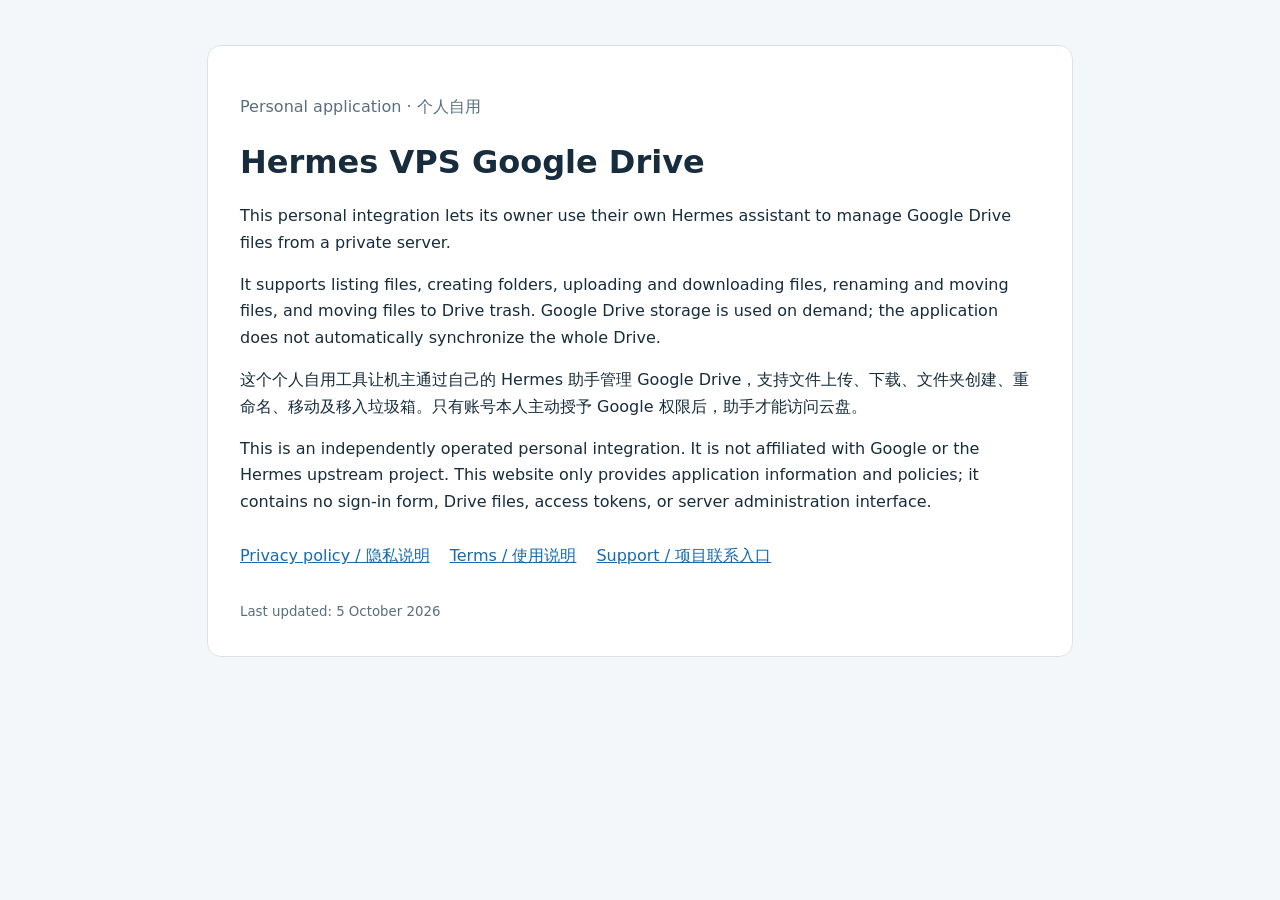
<file: index.html>
<!doctype html>
<html lang="en"><meta charset="utf-8"><meta name="viewport" content="width=device-width, initial-scale=1">
<title>Hermes VPS Google Drive</title><link rel="stylesheet" href="style.css">
<main><p class="eyebrow">Personal application · 个人自用</p><h1>Hermes VPS Google Drive</h1>
<p>This personal integration lets its owner use their own Hermes assistant to manage Google Drive files from a private server.</p>
<p>It supports listing files, creating folders, uploading and downloading files, renaming and moving files, and moving files to Drive trash. Google Drive storage is used on demand; the application does not automatically synchronize the whole Drive.</p>
<p>这个个人自用工具让机主通过自己的 Hermes 助手管理 Google Drive，支持文件上传、下载、文件夹创建、重命名、移动及移入垃圾箱。只有账号本人主动授予 Google 权限后，助手才能访问云盘。</p>
<p>This is an independently operated personal integration. It is not affiliated with Google or the Hermes upstream project. This website only provides application information and policies; it contains no sign-in form, Drive files, access tokens, or server administration interface.</p>
<nav><a href="privacy.html">Privacy policy / 隐私说明</a><a href="terms.html">Terms / 使用说明</a><a href="https://github.com/KeFan-J/hermes-drive-info">Support / 项目联系入口</a></nav>
<small>Last updated: 5 October 2026</small></main></html>
</file>
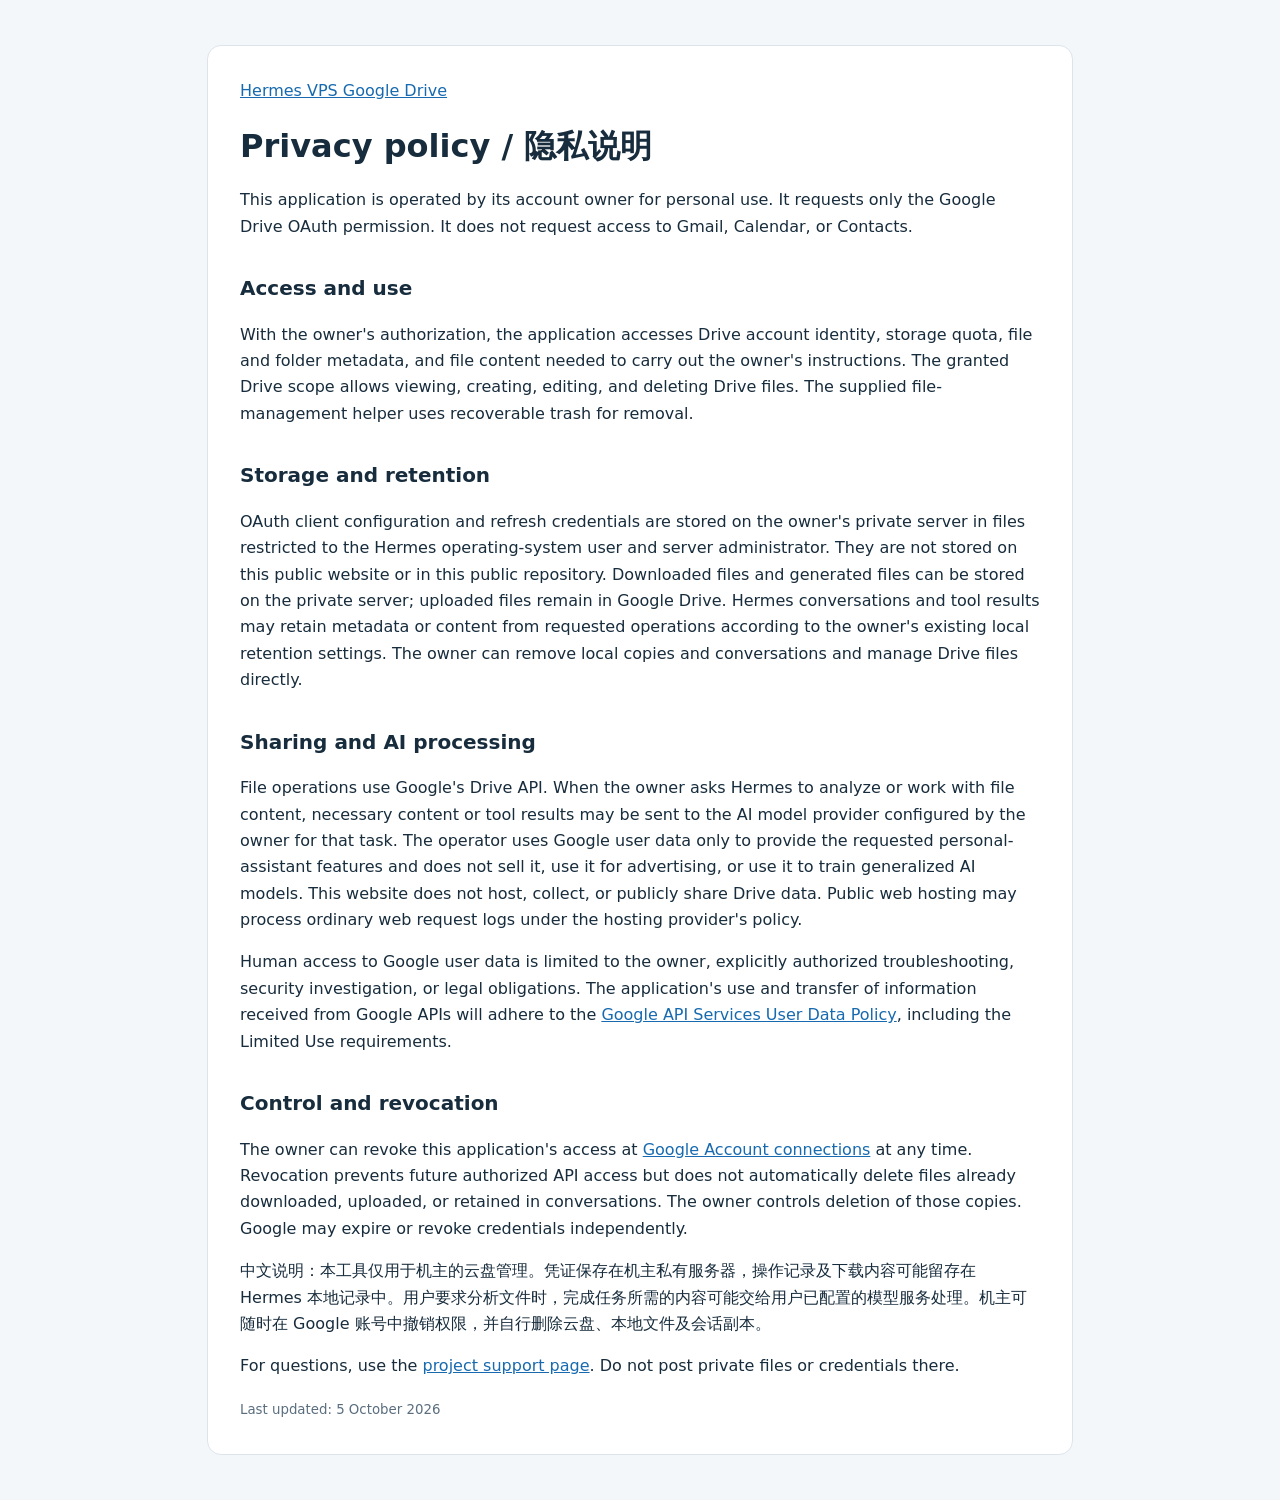
<file: privacy.html>
<!doctype html>
<html lang="en"><meta charset="utf-8"><meta name="viewport" content="width=device-width, initial-scale=1">
<title>Privacy · Hermes VPS Google Drive</title><link rel="stylesheet" href="style.css">
<main><a href="./">Hermes VPS Google Drive</a><h1>Privacy policy / 隐私说明</h1>
<p>This application is operated by its account owner for personal use. It requests only the Google Drive OAuth permission. It does not request access to Gmail, Calendar, or Contacts.</p>
<h2>Access and use</h2><p>With the owner's authorization, the application accesses Drive account identity, storage quota, file and folder metadata, and file content needed to carry out the owner's instructions. The granted Drive scope allows viewing, creating, editing, and deleting Drive files. The supplied file-management helper uses recoverable trash for removal.</p>
<h2>Storage and retention</h2><p>OAuth client configuration and refresh credentials are stored on the owner's private server in files restricted to the Hermes operating-system user and server administrator. They are not stored on this public website or in this public repository. Downloaded files and generated files can be stored on the private server; uploaded files remain in Google Drive. Hermes conversations and tool results may retain metadata or content from requested operations according to the owner's existing local retention settings. The owner can remove local copies and conversations and manage Drive files directly.</p>
<h2>Sharing and AI processing</h2><p>File operations use Google's Drive API. When the owner asks Hermes to analyze or work with file content, necessary content or tool results may be sent to the AI model provider configured by the owner for that task. The operator uses Google user data only to provide the requested personal-assistant features and does not sell it, use it for advertising, or use it to train generalized AI models. This website does not host, collect, or publicly share Drive data. Public web hosting may process ordinary web request logs under the hosting provider's policy.</p>
<p>Human access to Google user data is limited to the owner, explicitly authorized troubleshooting, security investigation, or legal obligations. The application's use and transfer of information received from Google APIs will adhere to the <a href="https://developers.google.com/terms/api-services-user-data-policy">Google API Services User Data Policy</a>, including the Limited Use requirements.</p>
<h2>Control and revocation</h2><p>The owner can revoke this application's access at <a href="https://myaccount.google.com/connections">Google Account connections</a> at any time. Revocation prevents future authorized API access but does not automatically delete files already downloaded, uploaded, or retained in conversations. The owner controls deletion of those copies. Google may expire or revoke credentials independently.</p>
<p>中文说明：本工具仅用于机主的云盘管理。凭证保存在机主私有服务器，操作记录及下载内容可能留存在 Hermes 本地记录中。用户要求分析文件时，完成任务所需的内容可能交给用户已配置的模型服务处理。机主可随时在 Google 账号中撤销权限，并自行删除云盘、本地文件及会话副本。</p>
<p>For questions, use the <a href="https://github.com/KeFan-J/hermes-drive-info">project support page</a>. Do not post private files or credentials there.</p><small>Last updated: 5 October 2026</small></main></html>
</file>
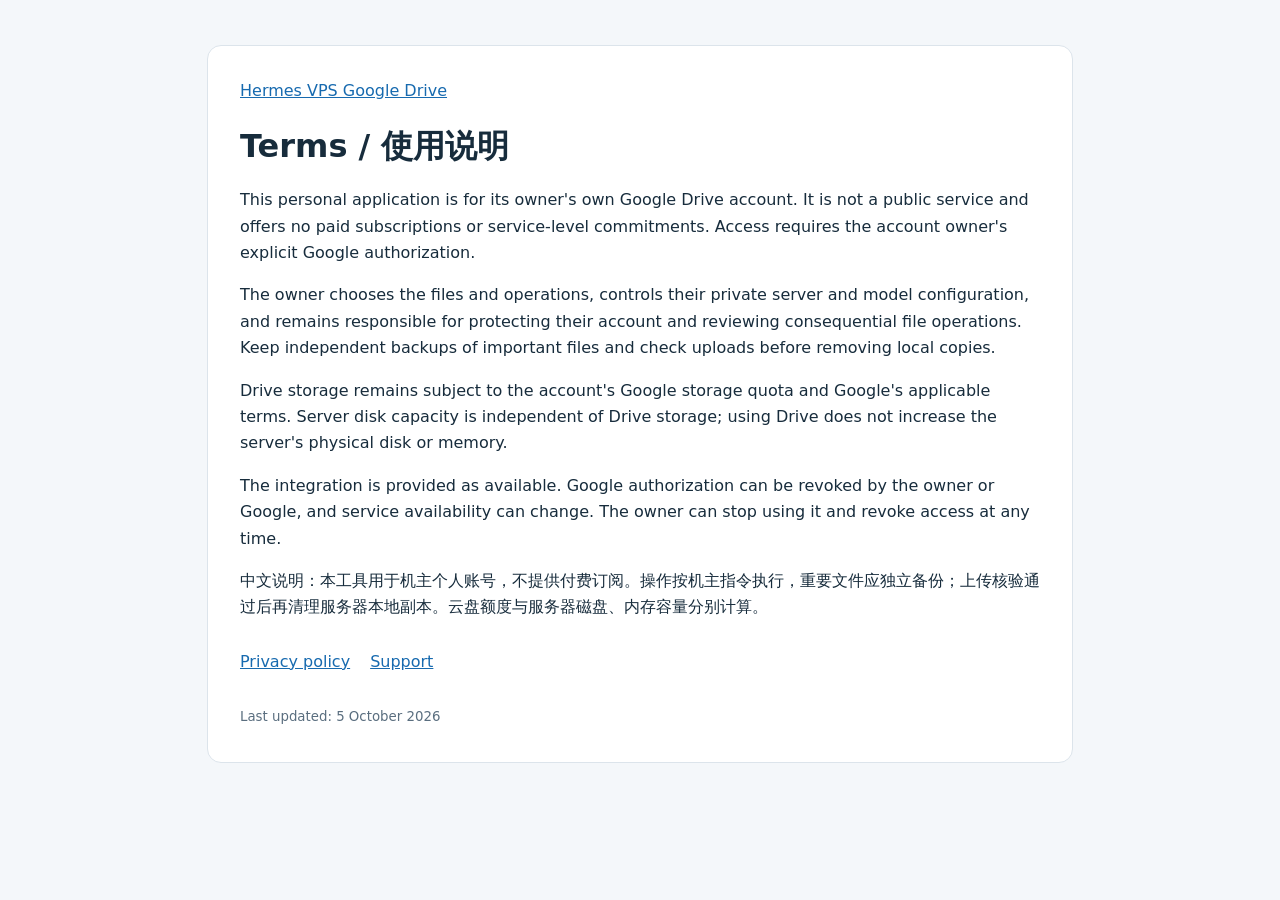
<file: terms.html>
<!doctype html>
<html lang="en"><meta charset="utf-8"><meta name="viewport" content="width=device-width, initial-scale=1">
<title>Terms · Hermes VPS Google Drive</title><link rel="stylesheet" href="style.css">
<main><a href="./">Hermes VPS Google Drive</a><h1>Terms / 使用说明</h1>
<p>This personal application is for its owner's own Google Drive account. It is not a public service and offers no paid subscriptions or service-level commitments. Access requires the account owner's explicit Google authorization.</p>
<p>The owner chooses the files and operations, controls their private server and model configuration, and remains responsible for protecting their account and reviewing consequential file operations. Keep independent backups of important files and check uploads before removing local copies.</p>
<p>Drive storage remains subject to the account's Google storage quota and Google's applicable terms. Server disk capacity is independent of Drive storage; using Drive does not increase the server's physical disk or memory.</p>
<p>The integration is provided as available. Google authorization can be revoked by the owner or Google, and service availability can change. The owner can stop using it and revoke access at any time.</p>
<p>中文说明：本工具用于机主个人账号，不提供付费订阅。操作按机主指令执行，重要文件应独立备份；上传核验通过后再清理服务器本地副本。云盘额度与服务器磁盘、内存容量分别计算。</p>
<nav><a href="privacy.html">Privacy policy</a><a href="https://github.com/KeFan-J/hermes-drive-info">Support</a></nav><small>Last updated: 5 October 2026</small></main></html>
</file>
<file: style.css>
:root{font-family:system-ui,sans-serif;color:#172c3c;background:#f4f7fa;line-height:1.65}main{max-width:800px;margin:5vh auto;padding:32px;background:white;border:1px solid #dce4eb;border-radius:14px}h1{font-size:2rem;line-height:1.25}h2{font-size:1.25rem;margin-top:2rem}.eyebrow,small{color:#5a6e7f}a{color:#176aaf}nav{display:flex;flex-wrap:wrap;gap:20px;margin:28px 0}@media(max-width:600px){main{margin:12px;padding:22px}}
</file>
